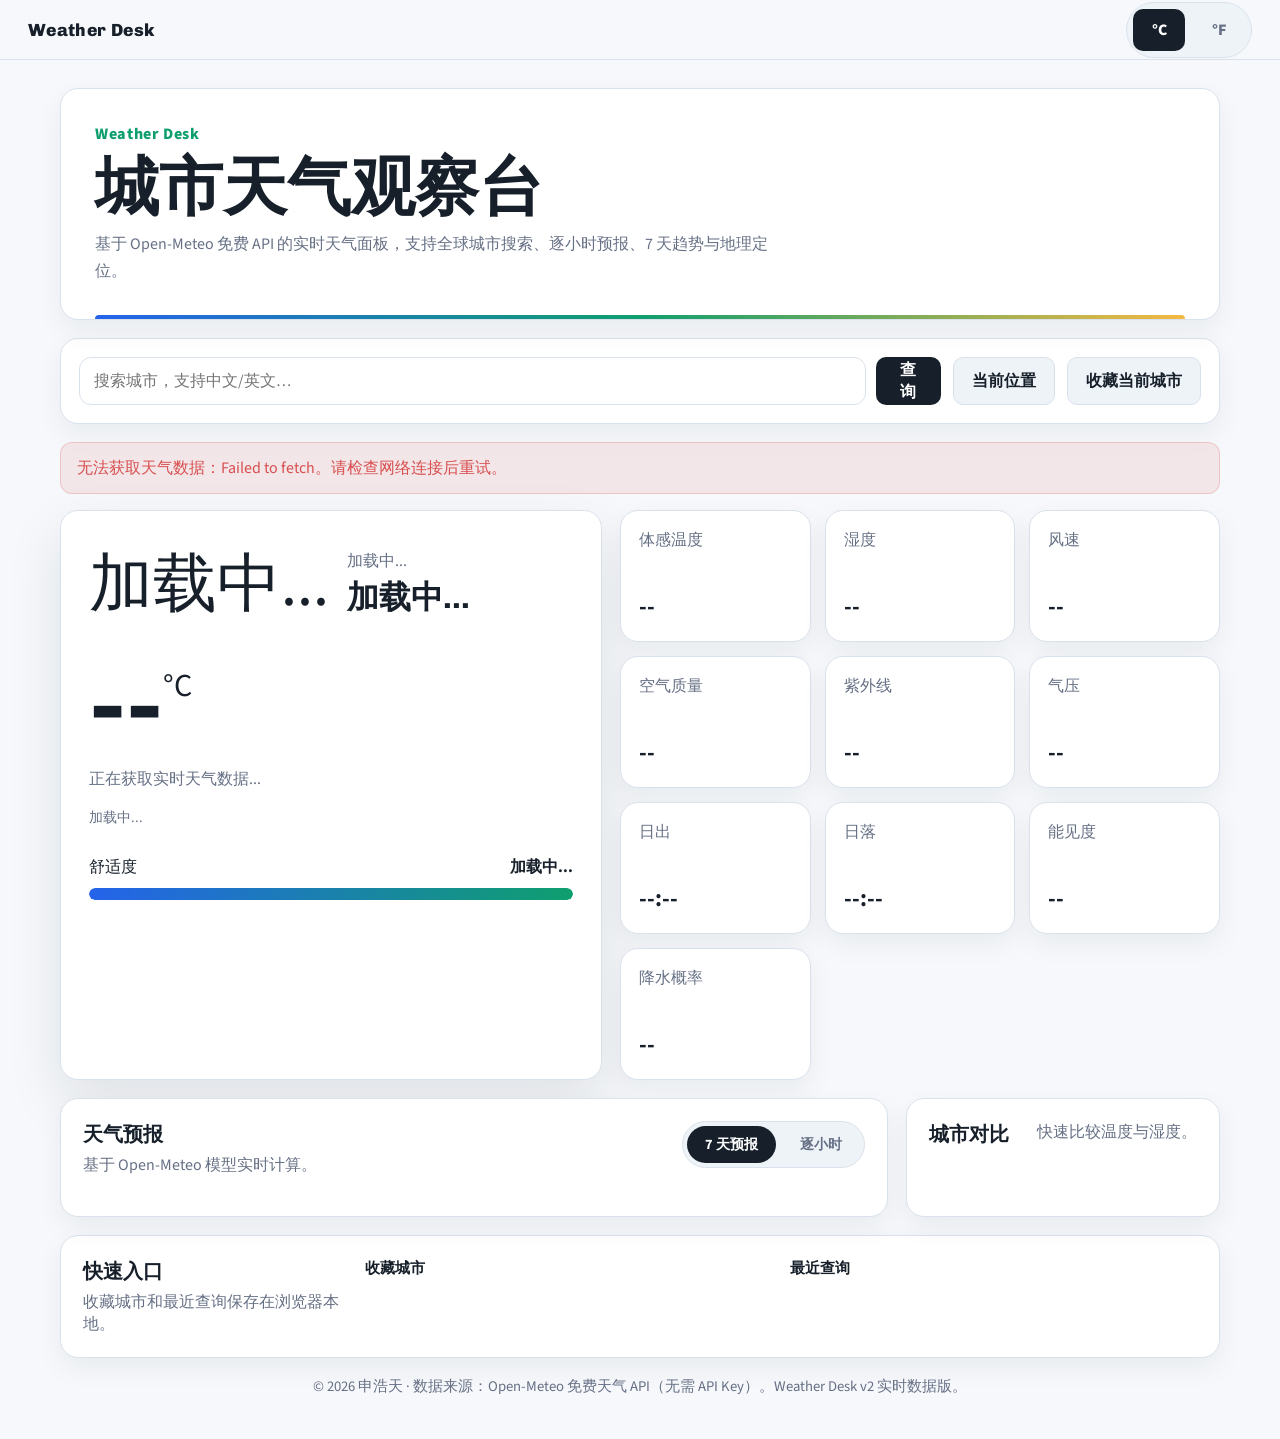
<file: index.html>
<!DOCTYPE html>
<html lang="zh-CN">
<head>
    <meta charset="UTF-8">
    <meta name="viewport" content="width=device-width, initial-scale=1.0">
    <title>城市天气观察台 - 申浩天</title>
    <link rel="preconnect" href="https://fonts.googleapis.com">
    <link rel="preconnect" href="https://fonts.gstatic.com" crossorigin>
    <link href="https://fonts.googleapis.com/css2?family=Chivo:wght@700;800;900&family=Source+Sans+3:wght@400;500;600;700;800;900&display=swap" rel="stylesheet">
    <link rel="stylesheet" href="styles.css">
</head>
<body>
    <nav class="top-nav">
        <span class="top-nav-brand">Weather Desk</span>
        <div class="top-nav-links">
            <span class="unit-toggle" role="group" aria-label="温度单位">
                <button class="active" data-unit="c" type="button">&#176;C</button>
                <button data-unit="f" type="button">&#176;F</button>
            </span>
        </div>
    </nav>

    <main class="weather-shell">
        <!-- ====== Hero ====== -->
        <section class="hero">
            <div>
                <p class="eyebrow">Weather Desk</p>
                <h1>城市天气观察台</h1>
                <p>基于 Open-Meteo 免费 API 的实时天气面板，支持全球城市搜索、逐小时预报、7 天趋势与地理定位。</p>
            </div>
        </section>

        <!-- ====== 搜索面板 ====== -->
        <section class="search-panel">
            <div class="search-box">
                <input id="city-input" type="search" placeholder="搜索城市，支持中文/英文…" autocomplete="off">
                <button id="search-btn" type="button">查询</button>
                <div id="search-results" class="search-results" hidden></div>
            </div>
            <button id="location-btn" class="ghost-btn" type="button">当前位置</button>
            <button id="favorite-btn" class="ghost-btn" type="button">收藏当前城市</button>
        </section>

        <p id="error-message" class="error-message" hidden></p>

        <!-- ====== 骨架屏 ====== -->
        <div id="skeleton-overlay" class="skeleton-overlay">
            <div class="skeleton-card skeleton-current">
                <div class="skeleton-row">
                    <div class="skeleton-circle"></div>
                    <div>
                        <div class="skeleton-line short"></div>
                        <div class="skeleton-line medium"></div>
                    </div>
                </div>
                <div class="skeleton-line large"></div>
                <div class="skeleton-line medium"></div>
                <div class="skeleton-line short"></div>
                <div class="skeleton-bar"></div>
            </div>
            <div class="skeleton-card skeleton-details">
                <div class="skeleton-line short"></div><div class="skeleton-line medium"></div>
                <div class="skeleton-line short"></div><div class="skeleton-line medium"></div>
                <div class="skeleton-line short"></div><div class="skeleton-line medium"></div>
            </div>
            <div class="skeleton-card skeleton-forecast">
                <div class="skeleton-line short"></div>
                <div class="skeleton-line medium"></div>
            </div>
        </div>

        <!-- ====== Dashboard ====== -->
        <section class="dashboard-grid">
            <article class="current-card">
                <div class="current-topline">
                    <span id="weather-symbol" class="weather-symbol">加载中...</span>
                    <div>
                        <p id="weather-desc" class="weather-desc">加载中...</p>
                        <h2 id="city-name">加载中...</h2>
                    </div>
                </div>
                <div class="temperature-row">
                    <strong id="temp">--</strong>
                    <span id="degree-label">&#176;C</span>
                </div>
                <p id="summary-text" class="summary-text">正在获取实时天气数据...</p>
                <p id="updated-at" class="updated-at">加载中...</p>
                <div class="comfort-meter">
                    <div class="comfort-head">
                        <span>舒适度</span>
                        <strong id="comfort-label">加载中...</strong>
                    </div>
                    <div class="comfort-track"><span id="comfort-bar"></span></div>
                </div>
            </article>

            <article class="detail-grid" aria-label="天气详情">
                <div class="detail-card">
                    <span>体感温度</span>
                    <strong id="feels-like">--</strong>
                </div>
                <div class="detail-card">
                    <span>湿度</span>
                    <strong id="humidity">--</strong>
                </div>
                <div class="detail-card">
                    <span>风速</span>
                    <strong id="wind-speed">--</strong>
                </div>
                <div class="detail-card">
                    <span>空气质量</span>
                    <strong id="aqi">--</strong>
                </div>
                <div class="detail-card">
                    <span>紫外线</span>
                    <strong id="uv-index">--</strong>
                </div>
                <div class="detail-card">
                    <span>气压</span>
                    <strong id="pressure">--</strong>
                </div>
                <div class="detail-card">
                    <span>日出</span>
                    <strong id="sunrise">--:--</strong>
                </div>
                <div class="detail-card">
                    <span>日落</span>
                    <strong id="sunset">--:--</strong>
                </div>
                <div class="detail-card">
                    <span>能见度</span>
                    <strong id="visibility">--</strong>
                </div>
                <div class="detail-card">
                    <span>降水概率</span>
                    <strong id="precip-probability">--</strong>
                </div>
            </article>
        </section>

        <!-- ====== 预报区域 ====== -->
        <section class="content-grid">
            <article class="panel">
                <div class="panel-header">
                    <div>
                        <h2>天气预报</h2>
                        <p>基于 Open-Meteo 模型实时计算。</p>
                    </div>
                    <div class="tabs" role="tablist">
                        <button class="tab-btn active" data-tab="daily" type="button" role="tab">7 天预报</button>
                        <button class="tab-btn" data-tab="hourly" type="button" role="tab">逐小时</button>
                    </div>
                </div>
                <div id="forecast-grid" class="forecast-grid"></div>
                <div id="hourly-scroll" class="hourly-scroll" hidden></div>
            </article>

            <aside class="panel">
                <div class="panel-header">
                    <h2>城市对比</h2>
                    <p>快速比较温度与湿度。</p>
                </div>
                <div id="compare-list" class="compare-list"></div>
            </aside>
        </section>

        <!-- ====== 快速入口 ====== -->
        <section class="panel quick-panel">
            <div>
                <h2>快速入口</h2>
                <p>收藏城市和最近查询保存在浏览器本地。</p>
            </div>
            <div class="quick-groups">
                <div>
                    <h3>收藏城市</h3>
                    <div id="favorite-list" class="city-tags"></div>
                </div>
                <div>
                    <h3>最近查询</h3>
                    <div id="recent-list" class="city-tags"></div>
                </div>
            </div>
        </section>

        <footer class="site-footer">
            &copy; 2026 申浩天 · 数据来源：Open-Meteo 免费天气 API（无需 API Key）。Weather Desk v2 实时数据版。
        </footer>
    </main>

    <script src="app.js"></script>
</body>
</html>
</file>
<file: styles.css>
:root {
    --page: #f6f8fb;
    --surface: #ffffff;
    --surface-soft: #eef3f8;
    --ink: #17202a;
    --muted: #667085;
    --line: #d9e2ec;
    --blue: #2563eb;
    --blue-soft: #e9f0ff;
    --green: #0f9f6e;
    --shadow-sm: 0 10px 28px rgba(23, 32, 42, 0.06);
    --shadow-md: 0 22px 55px rgba(23, 32, 42, 0.1);
    --radius: 18px;
    --transition: 180ms ease;
    --red: #d84f4f;
    --yellow: #f4b942;
}

* {
    box-sizing: border-box;
}

body {
    margin: 0;
    min-height: 100vh;
    background: var(--page);
    color: var(--ink);
    font-family: "Source Sans 3", "PingFang SC", "Microsoft YaHei", system-ui, sans-serif;
    font-weight: 400;
}

h1, h2, h3, h4 {
    font-family: "Chivo", "PingFang SC", "Microsoft YaHei", system-ui, sans-serif;
    font-weight: 700;
}

button,
input {
    font: inherit;
}

button {
    cursor: pointer;
}

/* ---------- Sticky Nav ---------- */

.top-nav {
    position: sticky;
    top: 0;
    z-index: 100;
    display: flex;
    align-items: center;
    justify-content: space-between;
    height: 60px;
    padding: 0 28px;
    background: rgba(246, 248, 251, 0.78);
    backdrop-filter: blur(16px);
    -webkit-backdrop-filter: blur(16px);
    border-bottom: 1px solid var(--line);
}

.top-nav-brand {
    font-family: "Chivo", "PingFang SC", "Microsoft YaHei", system-ui, sans-serif;
    font-weight: 800;
    font-size: 1.1rem;
    letter-spacing: 0.02em;
    color: var(--ink);
}

.top-nav-links {
    display: flex;
    gap: 20px;
    align-items: center;
}

/* ---------- Shell ---------- */

.weather-shell {
    width: min(1160px, calc(100% - 32px));
    margin: 0 auto;
    padding: 28px 0 42px;
}

/* ---------- Shared Card Base ---------- */

.hero,
.search-panel,
.panel,
.current-card,
.detail-card {
    background: var(--surface);
    border: 1px solid var(--line);
    box-shadow: var(--shadow-sm);
    border-radius: var(--radius);
}

/* ---------- Hero ---------- */

.hero {
    min-height: 220px;
    padding: 34px;
    display: flex;
    justify-content: space-between;
    gap: 28px;
    align-items: flex-end;
    position: relative;
    overflow: hidden;
}

.hero::after {
    content: "";
    position: absolute;
    left: 34px;
    right: 34px;
    bottom: 0;
    height: 4px;
    border-radius: 999px 999px 0 0;
    background: linear-gradient(90deg, var(--blue), var(--green), var(--yellow));
}

.eyebrow {
    margin: 0 0 10px;
    color: var(--green);
    font-weight: 800;
    letter-spacing: 0.04em;
}

h1,
h2,
h3,
p {
    margin-top: 0;
}

h1 {
    margin-bottom: 12px;
    font-size: clamp(2.3rem, 5vw, 4.4rem);
    line-height: 1;
}

.hero p:last-child {
    max-width: 680px;
    margin-bottom: 0;
    color: var(--muted);
    line-height: 1.7;
}

/* ---------- Unit Toggle ---------- */

.unit-toggle {
    display: flex;
    gap: 8px;
    padding: 6px;
    border: 1px solid var(--line);
    border-radius: 999px;
    background: var(--surface-soft);
}

.unit-toggle button,
.ghost-btn,
#search-btn,
.city-tag,
.compare-card {
    border: 0;
    border-radius: 10px;
    transition: transform var(--transition), border-color var(--transition), background var(--transition);
}

.unit-toggle button {
    min-width: 52px;
    padding: 10px 12px;
    background: transparent;
    color: var(--muted);
    font-weight: 800;
}

.unit-toggle button.active {
    background: var(--ink);
    color: #fff;
}

/* ---------- Search Panel ---------- */

.search-panel {
    margin: 18px 0;
    padding: 18px;
    display: flex;
    gap: 12px;
    align-items: center;
    flex-wrap: wrap;
}

.search-box {
    flex: 1 1 360px;
    display: flex;
    gap: 10px;
    min-width: 0;
}

input {
    width: 100%;
    min-height: 48px;
    border: 1px solid var(--line);
    border-radius: 12px;
    padding: 0 14px;
    color: var(--ink);
    outline: none;
    background: var(--surface);
}

input:focus {
    border-color: var(--blue);
    box-shadow: 0 0 0 3px rgba(37, 99, 235, 0.12);
}

#search-btn,
.ghost-btn {
    min-height: 48px;
    padding: 0 18px;
    font-weight: 800;
}

#search-btn {
    background: var(--ink);
    color: #fff;
}

#search-btn:hover {
    background: #0f1723;
}

.ghost-btn {
    background: var(--surface-soft);
    border: 1px solid var(--line);
    color: var(--ink);
}

.ghost-btn:hover,
.city-tag:hover,
.compare-card:hover {
    transform: translateY(-2px);
}

/* ---------- Error ---------- */

.error-message {
    padding: 14px 16px;
    border-radius: 12px;
    background: rgba(216, 79, 79, 0.1);
    color: var(--red);
    border: 1px solid rgba(216, 79, 79, 0.22);
}

/* ---------- Dashboard Grid ---------- */

.dashboard-grid {
    display: grid;
    grid-template-columns: minmax(0, 0.95fr) minmax(360px, 1.05fr);
    gap: 18px;
}

/* ---------- Current Card (Light) ---------- */

.current-card {
    padding: 28px;
    background: var(--surface);
    color: var(--ink);
    box-shadow: var(--shadow-md);
}

.current-topline {
    display: flex;
    align-items: center;
    gap: 18px;
}

.weather-symbol {
    font-size: 4rem;
}

.weather-desc {
    margin-bottom: 4px;
    color: var(--muted);
}

.current-card h2 {
    margin-bottom: 0;
    font-size: 2rem;
}

.temperature-row {
    display: flex;
    align-items: flex-start;
    margin: 24px 0 10px;
}

.temperature-row strong {
    font-size: clamp(4.4rem, 10vw, 7rem);
    line-height: 0.9;
}

.temperature-row span {
    font-size: 2rem;
    margin-top: 8px;
}

.summary-text {
    max-width: 520px;
    line-height: 1.7;
    color: var(--muted);
}

.updated-at {
    margin-top: -2px;
    color: var(--muted);
    font-size: 0.9rem;
}

/* ---------- Comfort Meter ---------- */

.comfort-meter {
    margin-top: 28px;
}

.comfort-head {
    display: flex;
    justify-content: space-between;
    gap: 12px;
    margin-bottom: 10px;
}

.comfort-track {
    height: 12px;
    border-radius: 999px;
    background: var(--surface-soft);
    overflow: hidden;
}

.comfort-track span {
    display: block;
    height: 100%;
    border-radius: inherit;
    background: linear-gradient(90deg, var(--blue), var(--green));
}

/* ---------- Detail Grid ---------- */

.detail-grid {
    display: grid;
    grid-template-columns: repeat(3, 1fr);
    gap: 14px;
}

.detail-card {
    min-height: 132px;
    padding: 18px;
    display: grid;
    align-content: space-between;
    transition: transform 170ms ease, box-shadow 170ms ease, border-color 170ms ease;
}

.detail-card:hover {
    transform: translateY(-3px);
    border-color: var(--blue);
    box-shadow: var(--shadow-md);
}

.detail-card span {
    color: var(--muted);
}

.detail-card strong {
    font-size: 1.45rem;
}

/* ---------- Content Grid ---------- */

.content-grid {
    display: grid;
    grid-template-columns: minmax(0, 1.45fr) minmax(300px, 0.55fr);
    gap: 18px;
    margin-top: 18px;
}

.panel {
    padding: 22px;
}

.panel-header {
    display: flex;
    justify-content: space-between;
    gap: 14px;
    margin-bottom: 18px;
}

.panel-header h2,
.quick-panel h2 {
    margin-bottom: 6px;
    font-size: 1.25rem;
}

.panel-header p,
.quick-panel p {
    margin-bottom: 0;
    color: var(--muted);
}

/* ---------- Forecast ---------- */

.forecast-grid {
    display: grid;
    grid-template-columns: repeat(7, 1fr);
    gap: 12px;
}

.forecast-card {
    border: 1px solid var(--line);
    border-radius: 16px;
    padding: 16px;
    text-align: center;
    background: var(--surface);
    transition: transform 170ms ease, box-shadow 170ms ease, border-color 170ms ease;
}

.forecast-card:hover {
    transform: translateY(-3px);
    border-color: var(--blue);
    box-shadow: var(--shadow-md);
}

.forecast-card span,
.forecast-card small {
    color: var(--muted);
}

.forecast-card strong {
    display: block;
    margin: 12px 0 8px;
    font-size: 2rem;
}

.forecast-card p {
    margin-bottom: 8px;
}

.forecast-card b {
    display: block;
    white-space: nowrap;
}

/* ---------- Compare ---------- */

.compare-list {
    display: grid;
    gap: 10px;
}

.compare-card {
    width: 100%;
    text-align: left;
    border: 1px solid var(--line);
    background: var(--surface);
    padding: 14px;
    transition: transform 170ms ease, box-shadow 170ms ease, border-color 170ms ease;
}

.compare-card:hover {
    border-color: var(--blue);
    box-shadow: var(--shadow-md);
}

.compare-card.active {
    border-color: var(--blue);
    background: var(--blue-soft);
}

.compare-card span {
    color: var(--muted);
}

.compare-card strong {
    display: block;
    margin: 5px 0;
    font-size: 1.35rem;
}

.compare-card small {
    color: var(--muted);
}

/* ---------- Quick Panel ---------- */

.quick-panel {
    margin-top: 18px;
    display: grid;
    grid-template-columns: 260px minmax(0, 1fr);
    gap: 22px;
}

.quick-groups {
    display: grid;
    grid-template-columns: 1fr 1fr;
    gap: 18px;
}

.quick-groups h3 {
    margin-bottom: 10px;
    font-size: 0.95rem;
}

.city-tags {
    display: flex;
    flex-wrap: wrap;
    gap: 9px;
}

.city-tag,
.empty-chip {
    padding: 9px 13px;
    background: var(--surface-soft);
    border: 1px solid var(--line);
    color: var(--ink);
}

.empty-chip {
    display: inline-block;
    border-radius: 10px;
    color: var(--muted);
}

/* ---------- Footer ---------- */

.site-footer {
    margin-top: 18px;
    text-align: center;
    color: var(--muted);
    font-size: 0.92rem;
}

/* ---------- Responsive ---------- */

@media (max-width: 980px) {
    .hero,
    .dashboard-grid,
    .content-grid,
    .quick-panel {
        grid-template-columns: 1fr;
    }

    .hero,
    .quick-panel {
        display: grid;
    }

    .detail-grid {
        grid-template-columns: repeat(2, 1fr);
    }

    .forecast-grid {
        grid-template-columns: repeat(4, 1fr);
    }
}

@media (max-width: 720px) {
    .forecast-grid {
        grid-template-columns: repeat(3, 1fr);
    }
}

@media (max-width: 620px) {
    .weather-shell {
        width: min(100% - 20px, 1160px);
        padding-top: 14px;
    }

    .hero,
    .panel,
    .current-card,
    .search-panel {
        padding: 18px;
        border-radius: 16px;
    }

    .search-box,
    .search-panel,
    .quick-groups {
        grid-template-columns: 1fr;
        flex-direction: column;
        align-items: stretch;
    }

    .detail-grid {
        grid-template-columns: 1fr;
    }

    .forecast-grid {
        grid-template-columns: repeat(2, 1fr);
    }

    .top-nav {
        padding: 0 16px;
    }
}

/* ============================================================
   Skeleton Loading
   ============================================================ */

@keyframes shimmer {
    0%   { background-position: -400px 0; }
    100% { background-position: 400px 0; }
}

.skeleton-overlay {
    display: grid;
    grid-template-columns: minmax(0, 0.95fr) minmax(360px, 1.05fr);
    gap: 18px;
    margin-bottom: 18px;
}

.skeleton-overlay[hidden] {
    display: none;
}

.skeleton-card {
    background: var(--surface);
    border: 1px solid var(--line);
    border-radius: var(--radius);
    padding: 28px;
    box-shadow: var(--shadow-sm);
}

.skeleton-row {
    display: flex;
    align-items: center;
    gap: 18px;
    margin-bottom: 24px;
}

.skeleton-circle {
    width: 64px;
    height: 64px;
    border-radius: 50%;
    background: linear-gradient(90deg, var(--surface-soft) 25%, #e0e6f0 50%, var(--surface-soft) 75%);
    background-size: 800px 100%;
    animation: shimmer 1.8s ease-in-out infinite;
}

.skeleton-line {
    height: 16px;
    border-radius: 8px;
    background: linear-gradient(90deg, var(--surface-soft) 25%, #e0e6f0 50%, var(--surface-soft) 75%);
    background-size: 800px 100%;
    animation: shimmer 1.8s ease-in-out infinite;
    margin-bottom: 10px;
}

.skeleton-line.short  { width: 100px; }
.skeleton-line.medium { width: 180px; }
.skeleton-line.large  { width: 260px; height: 60px; border-radius: 12px; }

.skeleton-bar {
    height: 12px;
    border-radius: 999px;
    background: linear-gradient(90deg, var(--surface-soft) 25%, #e0e6f0 50%, var(--surface-soft) 75%);
    background-size: 800px 100%;
    animation: shimmer 1.8s ease-in-out infinite;
    margin-top: 20px;
}

.skeleton-current {
    grid-row: 1;
}

.skeleton-details {
    grid-row: 1;
    display: grid;
    grid-template-columns: 1fr 1fr;
    gap: 14px;
    align-content: start;
}

.skeleton-forecast {
    grid-column: 1 / -1;
    padding: 22px;
    min-height: 120px;
}

@media (max-width: 980px) {
    .skeleton-overlay {
        grid-template-columns: 1fr;
    }
    .skeleton-current,
    .skeleton-details {
        grid-row: auto;
    }
}

/* ============================================================
   Search Results Dropdown
   ============================================================ */

.search-box {
    position: relative;
}

.search-results {
    position: absolute;
    top: calc(100% + 6px);
    left: 0;
    right: 82px; /* 留出搜索按钮空间 */
    z-index: 200;
    background: var(--surface);
    border: 1px solid var(--line);
    border-radius: 14px;
    box-shadow: var(--shadow-md);
    overflow: hidden;
    max-height: 320px;
    overflow-y: auto;
}

.search-results[hidden] {
    display: none;
}

.search-result-item {
    display: block;
    width: 100%;
    padding: 12px 18px;
    text-align: left;
    border: none;
    background: var(--surface);
    color: var(--ink);
    font-size: 0.95rem;
    cursor: pointer;
    transition: background 140ms ease;
    border-bottom: 1px solid var(--line);
}

.search-result-item:last-child {
    border-bottom: none;
}

.search-result-item:hover {
    background: var(--blue-soft);
    color: var(--blue);
}

/* ============================================================
   Tab Navigation
   ============================================================ */

.tabs {
    display: flex;
    gap: 6px;
    padding: 4px;
    background: var(--surface-soft);
    border-radius: 999px;
    border: 1px solid var(--line);
}

.tab-btn {
    padding: 8px 18px;
    border: none;
    border-radius: 999px;
    background: transparent;
    color: var(--muted);
    font-weight: 700;
    font-size: 0.9rem;
    cursor: pointer;
    transition: background 170ms ease, color 170ms ease;
    white-space: nowrap;
}

.tab-btn.active {
    background: var(--ink);
    color: #fff;
}

.tab-btn:hover:not(.active) {
    color: var(--ink);
    background: rgba(23, 32, 42, 0.05);
}

/* ============================================================
   Hourly Forecast (Horizontal Scroll)
   ============================================================ */

.hourly-scroll {
    display: flex;
    gap: 12px;
    overflow-x: auto;
    padding-bottom: 8px;
    scroll-behavior: smooth;
    -webkit-overflow-scrolling: touch;
    scrollbar-width: thin;
    scrollbar-color: var(--line) transparent;
}

.hourly-scroll::-webkit-scrollbar {
    height: 6px;
}

.hourly-scroll::-webkit-scrollbar-thumb {
    background: var(--line);
    border-radius: 999px;
}

.hourly-scroll::-webkit-scrollbar-track {
    background: transparent;
}

.hourly-scroll[hidden] {
    display: none;
}

.hourly-item {
    flex: 0 0 auto;
    min-width: 90px;
    padding: 14px 10px;
    text-align: center;
    border: 1px solid var(--line);
    border-radius: 16px;
    background: var(--surface);
    transition: transform 170ms ease, box-shadow 170ms ease, border-color 170ms ease;
}

.hourly-item:hover {
    transform: translateY(-3px);
    border-color: var(--blue);
    box-shadow: var(--shadow-md);
}

.hourly-time {
    display: block;
    font-size: 0.82rem;
    color: var(--muted);
    margin-bottom: 8px;
    white-space: nowrap;
}

.hourly-symbol {
    display: block;
    font-size: 1.8rem;
    margin-bottom: 8px;
}

.hourly-temp {
    display: block;
    font-weight: 800;
    font-size: 1.05rem;
    color: var(--ink);
}

.hourly-precip {
    display: block;
    margin-top: 4px;
    font-size: 0.78rem;
    color: var(--blue);
    font-weight: 600;
}

/* ============================================================
   Panel Header Layout Fix
   ============================================================ */

.panel-header {
    display: flex;
    justify-content: space-between;
    align-items: flex-start;
    gap: 14px;
    margin-bottom: 18px;
    flex-wrap: wrap;
}

/* ============================================================
   Responsive Additions
   ============================================================ */

@media (max-width: 980px) {
    .panel-header {
        flex-direction: column;
    }

    .tabs {
        align-self: flex-start;
    }
}

@media (max-width: 620px) {
    .search-results {
        right: 0;
    }

    .hourly-item {
        min-width: 75px;
        padding: 10px 8px;
    }

    .hourly-symbol {
        font-size: 1.4rem;
    }

    .tab-btn {
        padding: 6px 14px;
        font-size: 0.82rem;
    }
}
</file>
